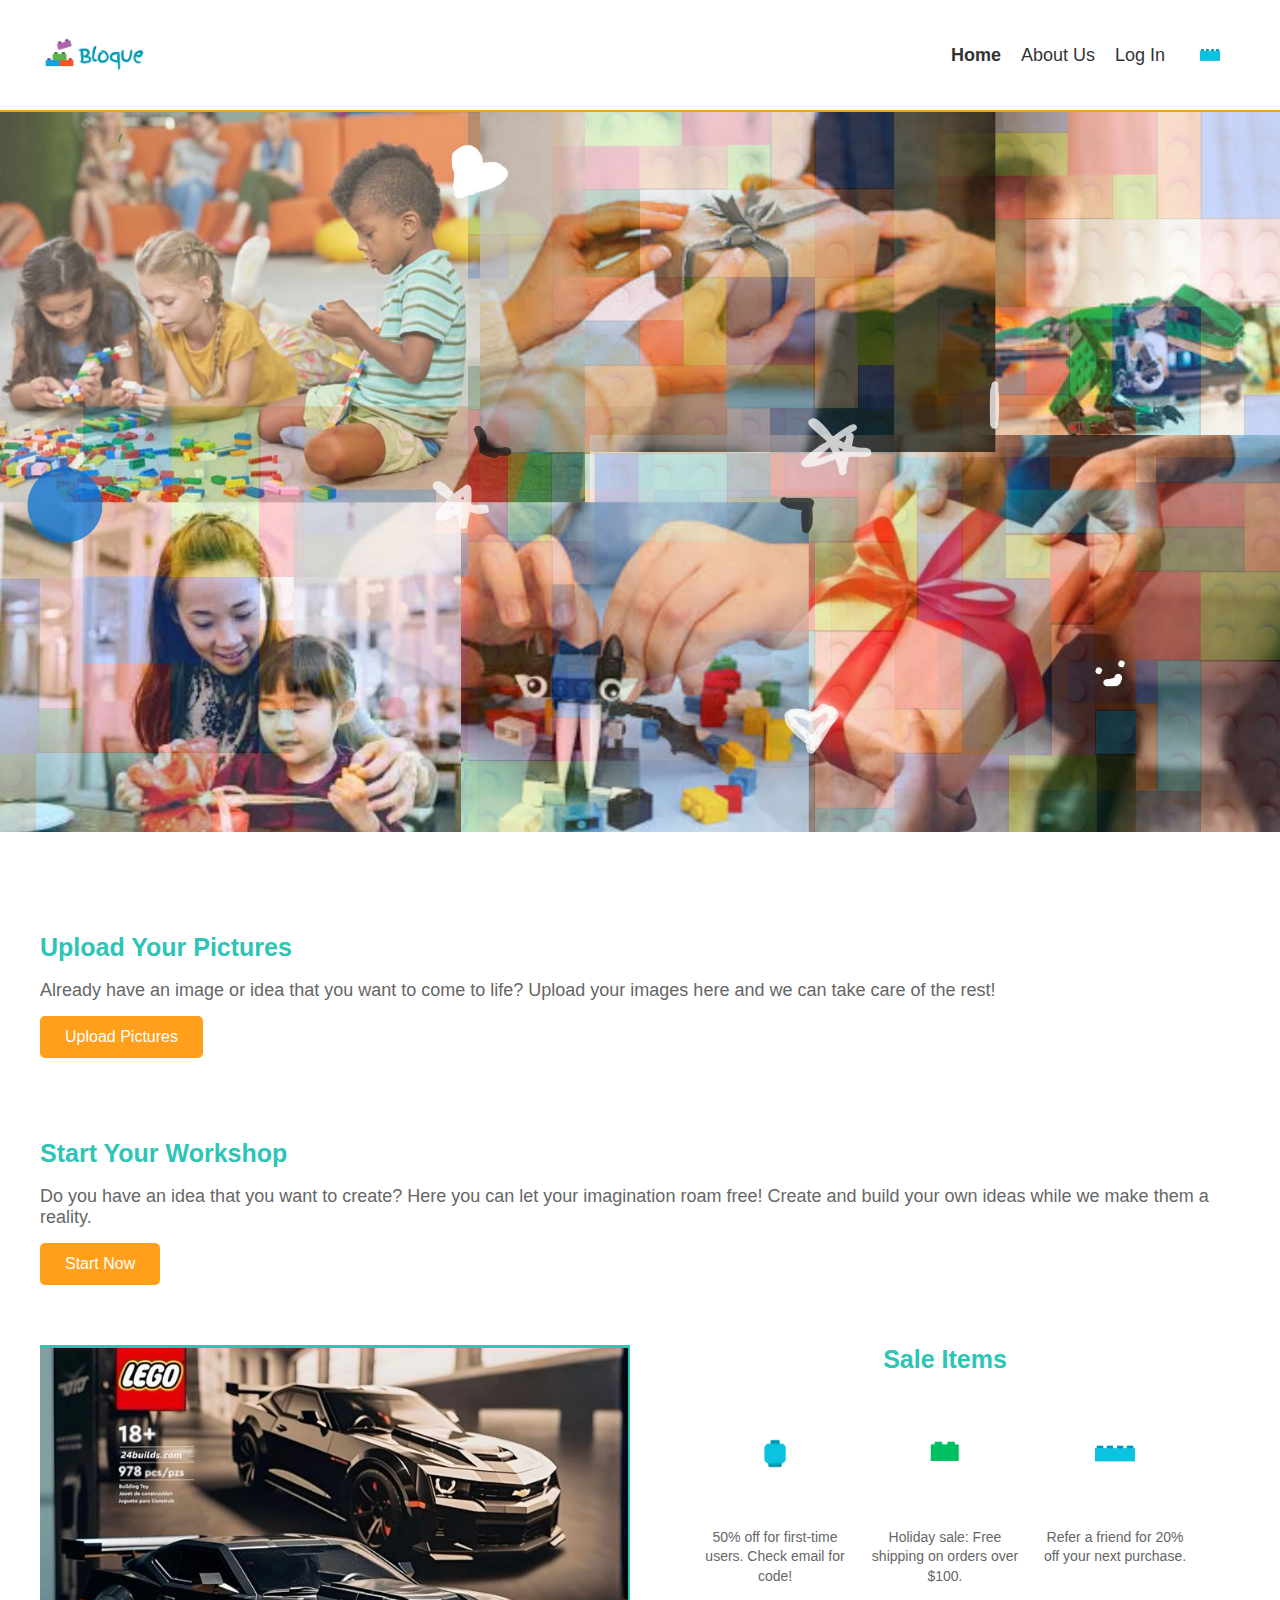
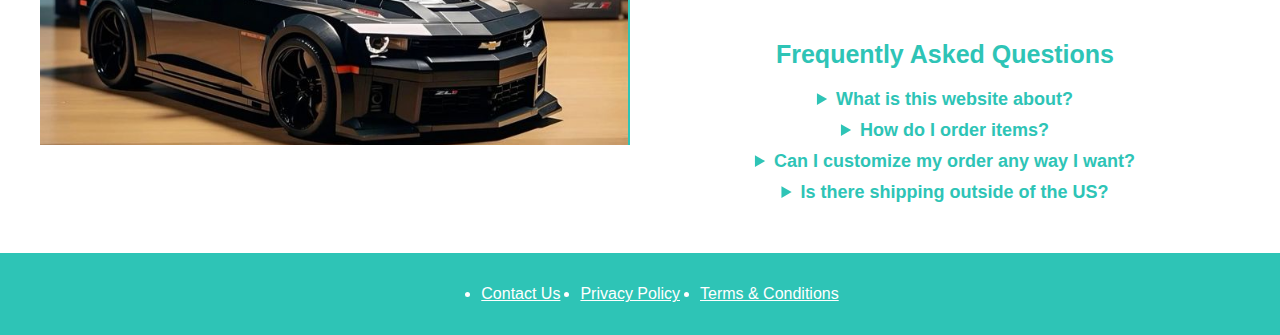
<file: index.html>
<!DOCTYPE html>
<html lang="en">
  <head>
    <meta charset="UTF-8">
    <meta name="viewport" content="width=device-width, initial-scale=1.0">
    <meta http-equiv="X-UA-Compatible" content="ie=edge">
    <title>Check Out</title>
    <link rel="stylesheet" href="screen.css">
  </head>
  <body>
    <header>
      <nav class="navbar">
        <div id="logo">
          <a href="index.html">
            <img src="LOGOOO.png" alt="Logo">
          </a>
        </div>
        <ul class="nav-links">
          <li><a href="index.html" class="active">Home</a></li>
          <li><a href="about.html">About Us</a></li>
          <li><a href="login.html">Log In</a></li>
          <li>
            <a href="orders.html">
              <img src="file(1).png" alt="Order Now" class="order-icon">
            </a>
          </li>
        </ul>
      </nav>
    </header>

    <div class="banner-section">
      <img src="Untitleddesign.jpg" alt="Banner" class="banner-image">
    </div>

    <main>
      <div class="layout-container">
        <section id="uploads">
          <h2>Upload Your Pictures</h2>
          <p>
            Already have an image or idea that you want to come to life? Upload your images here and we can take care of the rest!
          </p>
          <button onclick="location.href='uploads.html'">Upload Pictures</button>
        </section>
    
        <section id="workshop">
          <h2>Start Your Workshop</h2>
          <p>
            Do you have an idea that you want to create? Here you can let your imagination roam free! Create and build your own ideas while we make them a reality.
          </p>
          <button onclick="location.href='workshop.html'">Start Now</button>
        </section>
      </div>
    
      <div class="content-wrapper">
        <div class="slideshow-section">
          <div id="slideshow">
            <img class="slide active" src="2f480fbe63756b74b47384a244e8afd8.jpg" alt="Slide 1">
            <img class="slide" src="3c7f87756f5490cb997e04de86405a7a.jpg" alt="Slide 2">
            <img class="slide" src="6cf0ad3187cd49067c77e82d68b53947.jpg" alt="Slide 3">
            <img class="slide" src="e45c7e22140561254bfefb927dfffa13.jpg" alt="Slide 4">
          </div>
        </div>
    
        <div class="right-align-sections">
          <div class="sale-section">
            <div class="sale-title">Sale Items</div>
            <div class="icon-container">
              <div>
                  <img src="file(2).png" alt="50% Off Icon">
                  <p>50% off for first-time users. Check email for code!</p>
              </div>
              <div>
                  <img src="file(3).png" alt="Holiday Sale Icon">
                  <p>Holiday sale: Free shipping on orders over $100.</p>
              </div>
              <div>
                  <img src="file(1).png" alt="Refer a Friend Icon">
                  <p>Refer a friend for 20% off your next purchase.</p>
              </div>
          </div>
      </div>
    
          <div class="faq-section">
            <h2>Frequently Asked Questions</h2>
            <details>
              <summary>What is this website about?</summary>
              <p>This website allows you to create custom Lego sets! </p>
            </details>
            <details>
              <summary>How do I order items?</summary>
              <p>Make or upload your idea and pick what kind of set you want!</p>
            </details>
            <details>
              <summary>Can I customize my order any way I want?</summary>
              <p> Yes you can, all designs go under an approval process letting you know if certain desings are allowed or not</p>
            </details>
            <details>
              <summary>Is there shipping outside of the US?</summary>
              <p> Sadly there is not.. YET we are looking to expand across North and South America and Eventually Internationally!</p>
            </details>
          </div>
        </div>
      </div>
    </main>
    

      <footer>
        <ul>
          <li><a href="contact.html">Contact Us</a></li>
          <li><a href="privacy-policy.html">Privacy Policy</a></li>
          <li><a href="terms.html">Terms & Conditions</a></li>
        </ul>
      </footer>

    <script src="index.js"></script>
  </body>
</html>
</file>
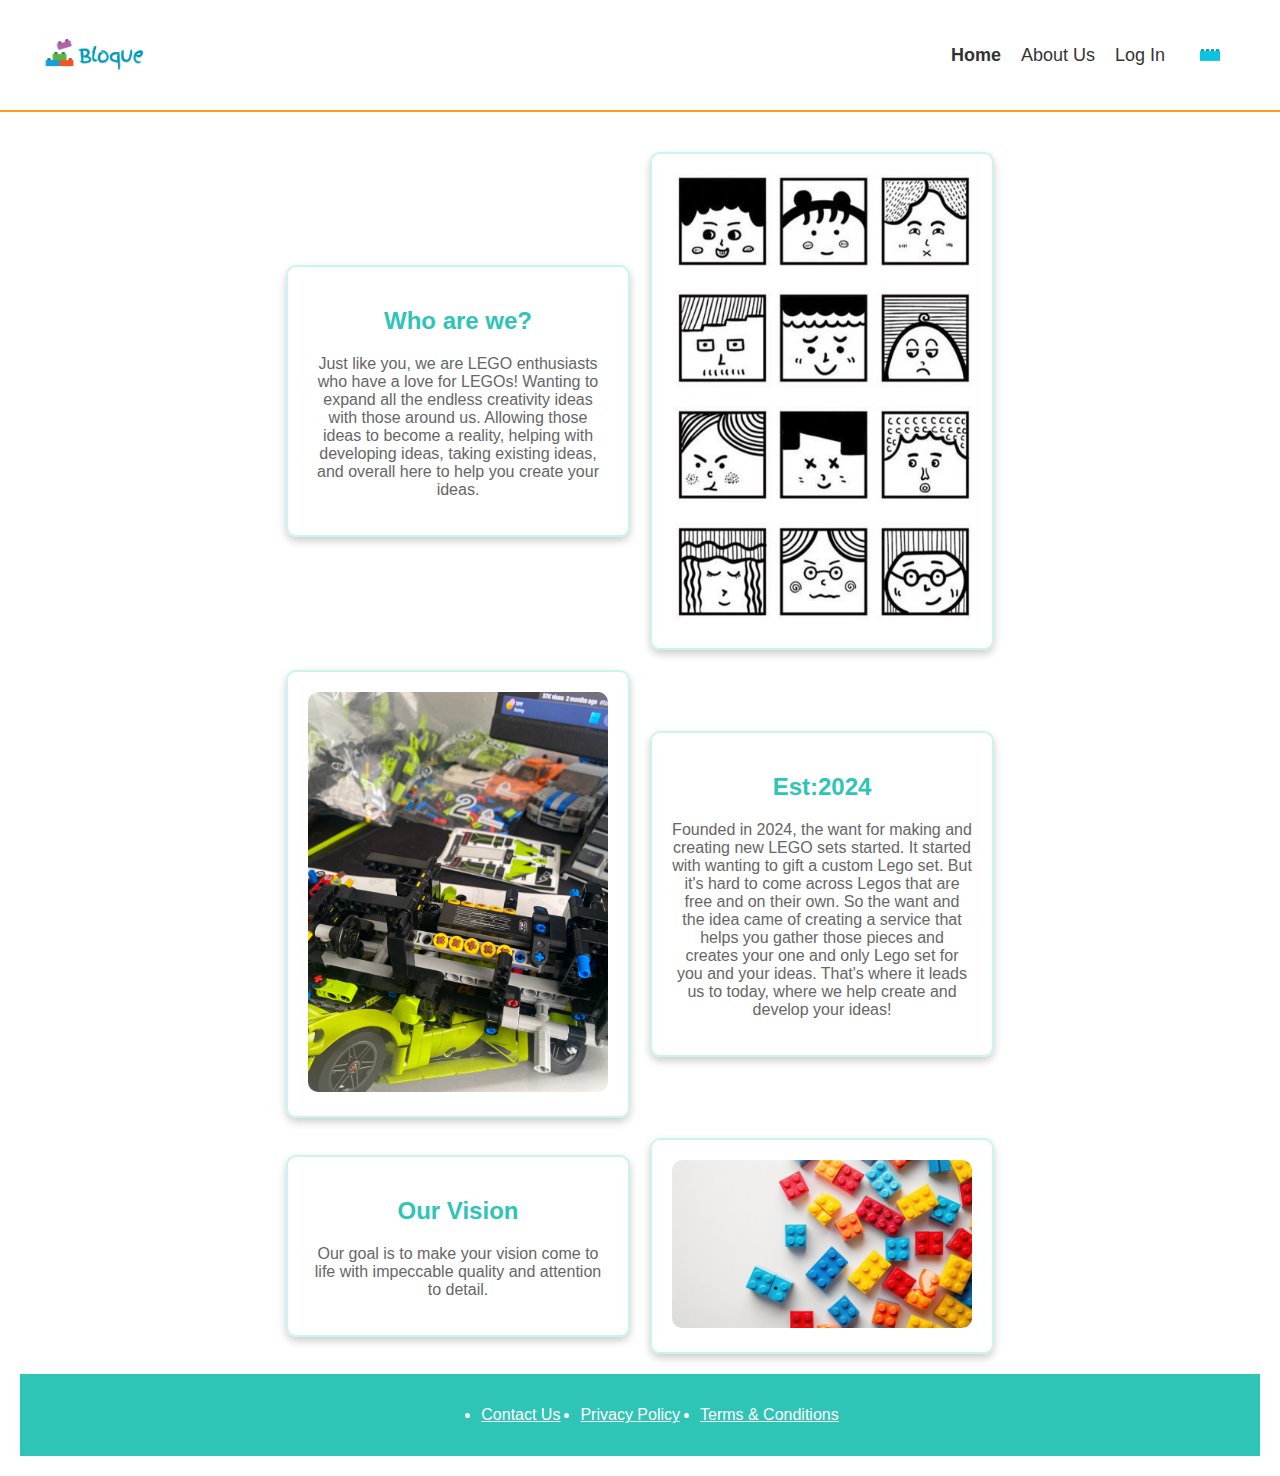
<file: about.html>
<!DOCTYPE html>
<html lang="en">
  <head>
    <meta charset="UTF-8">
    <meta name="viewport" content="width=device-width, initial-scale=1.0">
    <meta http-equiv="X-UA-Compatible" content="ie=edge">
    <title>About Us!</title>
    <link rel="stylesheet" href="screen.css">
  </head>
  <body>
    
    <header>
      <nav class="navbar"> 
        <div id="logo">
          <a href="index.html">
            <img src="LOGOOO.png" alt="Logo">
          </a>
        </div>
        <ul class="nav-links">
          <li><a href="index.html" class="active">Home</a></li>
          <li><a href="about.html">About Us</a></li>
          <li><a href="login.html">Log In</a></li>
          <li>
            <a href="orders.html">
              <img src="file(1).png" alt="Order Now" class="order-icon">
            </a>
          </li> 
        </ul>
      </nav>
    </header>
    
    <main>
      <section id="about-content">
        <div class="about-block">
          <div class="about-box">
              <h2>Who are we?</h2>
              <p>
                Just like you, we are LEGO enthusiasts who have a love for LEGOs! Wanting to expand all the endless creativity ideas with those around us. Allowing those ideas to become a reality, helping with developing ideas, taking existing ideas, and overall here to help you create your ideas.
              </p>
            </div>
            <div class="box-image ">
              <img src="4364e950fa7e540ad58f3ccb6d1c6b13.jpg" alt="Our Team">
            </div>
          </div>

          <div class="about-block">
            <div class="box-image ">
              <img src="IMG_2090.JPEG" alt="Our Workspace">
            </div>
            <div class="about-box">
              <h2>Est:2024</h2>
              <p>
                Founded in 2024, the want for making and creating new LEGO sets started. It started with wanting to gift a custom Lego set. But it's hard to come across Legos that are free and on their own. So the want and the idea came of creating a service that helps you gather those pieces and creates your one and only Lego set for you and your ideas. That's where it leads us to today, where we help create and develop your ideas!
              </p>
            </div>
          </div>

          <div class="about-block">
            <div class="about-box">
              <h2>Our Vision</h2>
              <p>
                Our goal is to make your vision come to life with impeccable quality and attention to detail.
              </p>
            </div>
            <div class="box-image ">
              <img src="814372617_qXFYXqkSyQxn4fGme9PcD9BTc0EZafVu.jpg" alt="Our vision">
            </div>
          </div>

      </section>

    <footer>
      <ul>
        <li><a href="contact.html">Contact Us</a></li>
        <li><a href="privacy-policy.html">Privacy Policy</a></li>
        <li><a href="terms.html">Terms & Conditions</a></li>
      </ul>
    </footer>
    
    <script src="index.js"></script>
  </body>
</html>
</file>
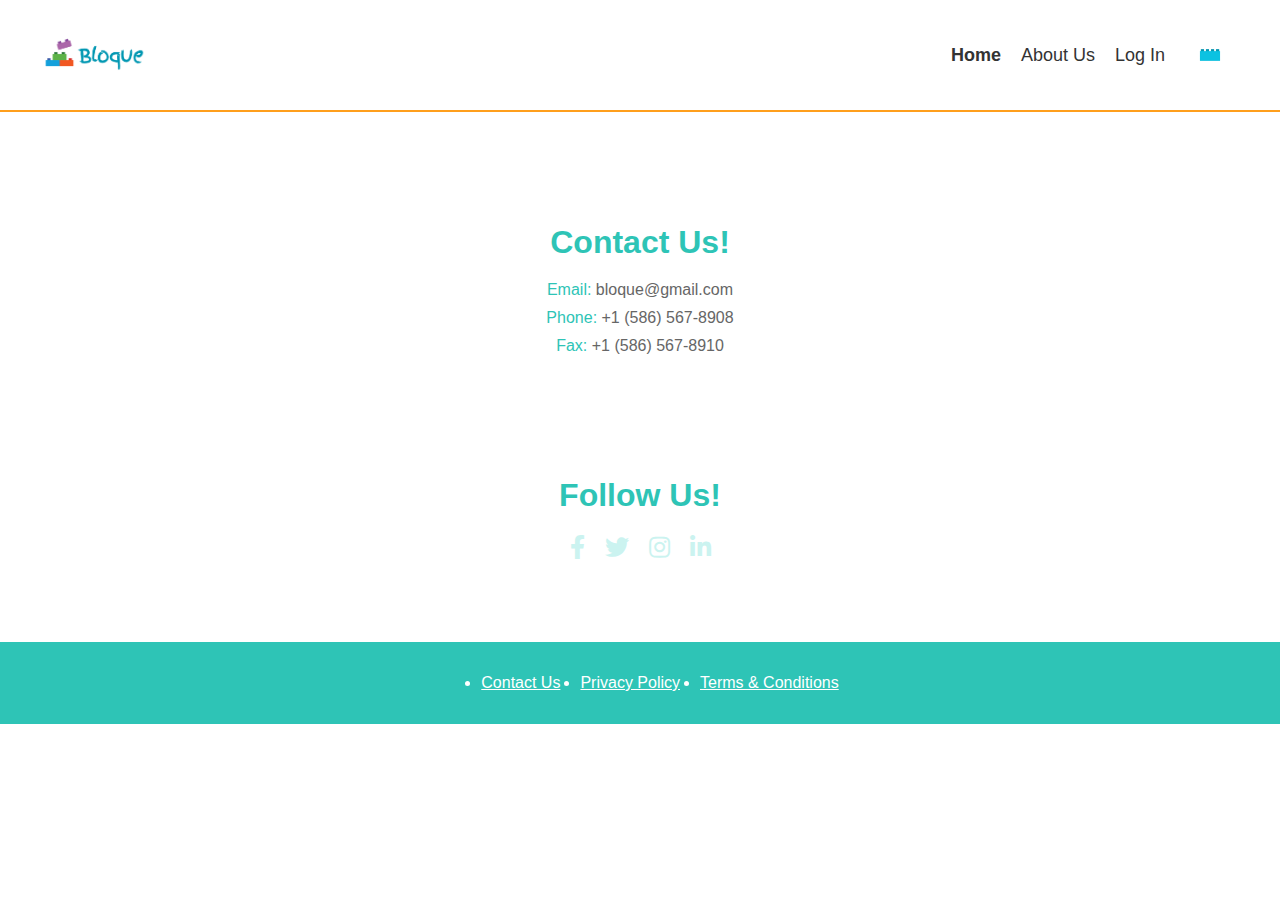
<file: contact.html>
<!DOCTYPE html>
<html lang="en">
  <head>
    <meta charset="UTF-8">
    <meta name="viewport" content="width=device-width, initial-scale=1.0">
    <meta http-equiv="X-UA-Compatible" content="ie=edge">
    <title>Contact Us</title>
    <link rel="stylesheet" href="screen.css">
    <link href="https://cdnjs.cloudflare.com/ajax/libs/font-awesome/5.15.4/css/all.min.css" rel="stylesheet">
  </head>
  <body>
    <header>
      <nav class="navbar">
        <div id="logo">
          <a href="index.html">
            <img src="LOGOOO.png" alt="Logo">
          </a>
        </div>
        <ul class="nav-links">
          <li><a href="index.html" class="active">Home</a></li>
          <li><a href="about.html">About Us</a></li>
          <li><a href="login.html">Log In</a></li>
          <li>
            <a href="orders.html">
              <img src="file(1).png" alt="Order Now" class="order-icon">
            </a>
          </li>
        </ul>
      </nav>
    </header>
    <main>
      <section id="contact-info">
        <h3>Contact Us!</h3>
        <div class="contact-items">
          <span>Email: <a href="mailto:bloque@gmail.com">bloque@gmail.com</a></span>
          <span>Phone: <a href="tel:+1586567890">+1 (586) 567-8908</a></span>
          <span>Fax: <a href="tel:+1586567890">+1 (586) 567-8910</a></span>
        </div>
      </section>

      <section id="social-media">
        <h3>Follow Us!</h3>
        <div class="social-icons">
          <a href="https://facebook.com" target="_blank" class="social-link"><i class="fab fa-facebook-f"></i></a>
          <a href="https://twitter.com" target="_blank" class="social-link"><i class="fab fa-twitter"></i></a>
          <a href="https://instagram.com" target="_blank" class="social-link"><i class="fab fa-instagram"></i></a>
          <a href="https://linkedin.com" target="_blank" class="social-link"><i class="fab fa-linkedin-in"></i></a>
        </div>
      </section>
    </main>

    <footer>
      <ul>
        <li><a href="contact.html">Contact Us</a></li>
        <li><a href="privacy-policy.html">Privacy Policy</a></li>
        <li><a href="terms.html">Terms & Conditions</a></li>
      </ul>
    </footer>
        
    <script src="index.js"></script>
  </body>
</html>
</file>
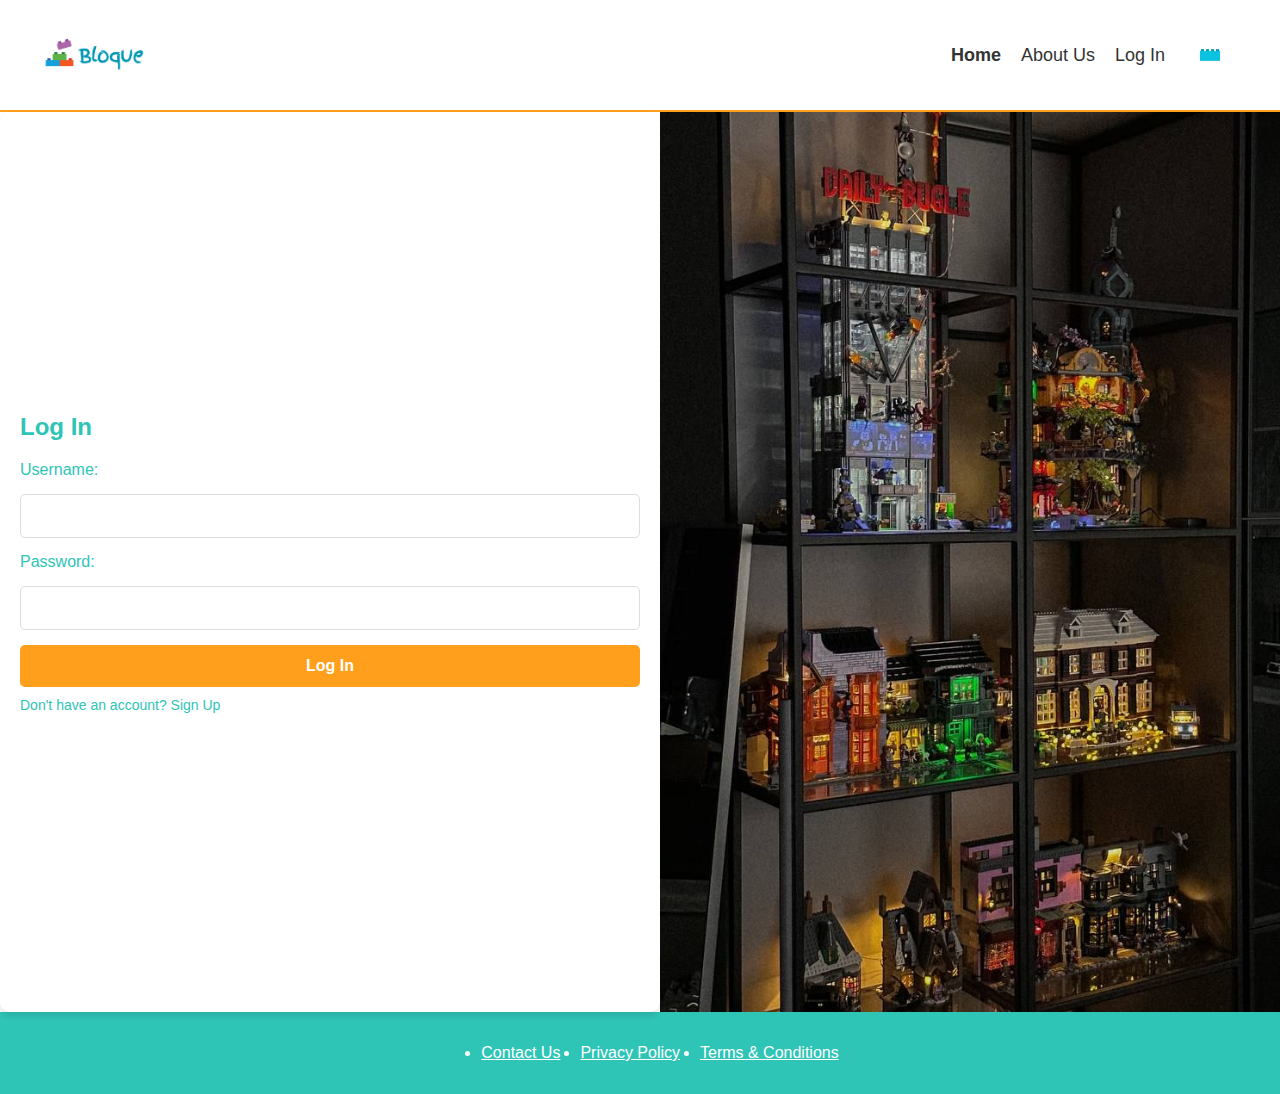
<file: login.html>
<!DOCTYPE html>
<html lang="en">
  <head>
    <meta charset="UTF-8">
    <meta name="viewport" content="width=device-width, initial-scale=1.0">
    <meta http-equiv="X-UA-Compatible" content="ie=edge">
    <title>Log In</title>
    <link rel="stylesheet" href="screen.css">
  </head>
  <body>
    
    <header>
      <nav class="navbar"> 
        <div id="logo">
          <a href="index.html">
            <img src="LOGOOO.png" alt="Logo">
          </a>
        </div>
        <ul class="nav-links">
          <li><a href="index.html" class="active">Home</a></li>
          <li><a href="about.html">About Us</a></li>
          <li><a href="login.html">Log In</a></li>
          <li>
            <a href="orders.html">
              <img src="file(1).png" alt="Order Now" class="order-icon">
            </a>
          </li> 
        </ul>
      </nav>
    </header>

    <div class="container">
      <div class="login-box">
        <h1>Log In</h1>
        <form action="orders.html" method="get">
          <label for="username">Username:</label>
          <input type="text" id="username" name="username" required>
    
          <label for="password">Password:</label>
          <input type="password" id="password" name="password" required>
    
          <button type="submit">Log In</button>
        </form>
        <p>Don't have an account? <a href="signup.html">Sign Up</a></p>
      </div>
    
   
      <div class="image-box">
        <img src="9e283c29711e11845e8a6ac8c7491598.jpg" alt="login">
      </div>
    </div>
    

    <footer>
      <ul>
        <li><a href="contact.html">Contact Us</a></li>
        <li><a href="privacy-policy.html">Privacy Policy</a></li>
        <li><a href="terms.html">Terms & Conditions</a></li>
      </ul>
    </footer>
    
    <script src="index.js"></script>
  </body>
</html>
</file>
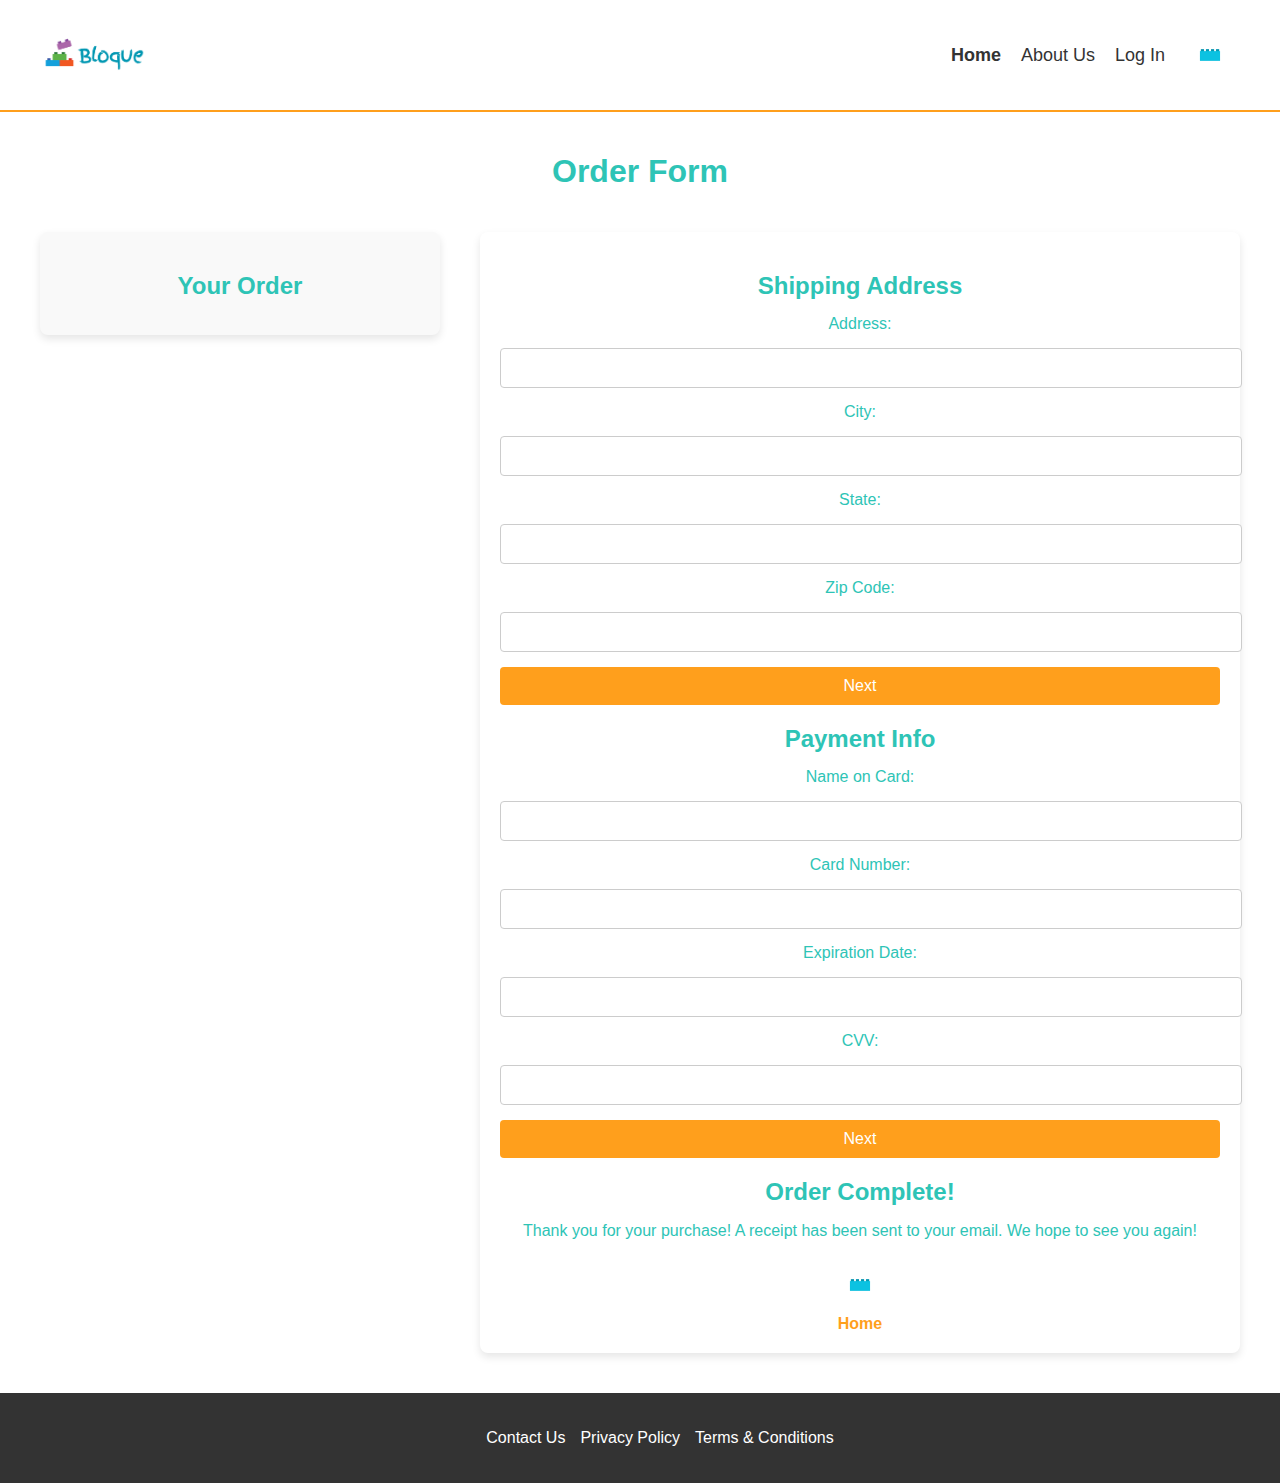
<file: orders.html>
<!DOCTYPE html>
<html lang="en">
  <head>
    <meta charset="UTF-8">
    <meta name="viewport" content="width=device-width, initial-scale=1.0">
    <meta http-equiv="X-UA-Compatible" content="ie=edge">
    <title>Check Out</title>
    <link rel="stylesheet" href="screens.css">
  </head>
  <body>
    
    <header>
        <nav class="navbar">
            <div id="logo">
            <a href="index.html">
                <img src="LOGOOO.png" alt="Logo">
            </a>
            </div>
            <ul class="nav-links">
            <li><a href="index.html" class="active">Home</a></li>
            <li><a href="about.html">About Us</a></li>
            <li><a href="login.html">Log In</a></li>
            <li>
                <a href="orders.html">
                <img src="file(1).png" alt="Order Now" class="order-icon">
                </a>
            </li>
            </ul>
        </nav>
    </header>

    <main>
        <h1>Order Form</h1>

        <div class="order-container">
            <div class="order-summary">
                <h2>Your Order</h2>
        
            </div>

            <div class="multi-form">
                <div class="form-step" id="step1">
                    <h2>Shipping Address</h2>
                    <form id="shipping-form">
                        <label for="address">Address:</label>
                        <input type="text" id="address" name="address" required> 
                        <label for="city">City:</label>
                        <input type="text" id="city" name="city" required> 
                        <label for="state">State:</label>
                        <input type="text" id="state" name="state" required> 
                        <label for="zip">Zip Code:</label>
                        <input type="text" id="zip" name="zip" required> 
                        <button type="button" onclick="goToStep(2)">Next</button>
                    </form>
                </div>
                <div class="form-step" id="step2">
                    <h2>Payment Info</h2>
                    <form id="payment-form">
                        <label for="card-name">Name on Card:</label>
                        <input type="text" id="card-name" name="card-name" required> 
                        <label for="card-number">Card Number:</label>
                        <input type="text" id="card-number" name="card-number" required> 
                        <label for="expiration">Expiration Date:</label>
                        <input type="text" id="expiration" name="expiration" required> 
                        <label for="cvv">CVV:</label>
                        <input type="text" id="cvv" name="cvv" required> 
                        <button type="button" onclick="goToStep(3)">Next</button>
                    </form>
                </div>
                <div class="form-step hidden" id="step3">
                    <h2>Order Complete!</h2>
                    <p>Thank you for your purchase! A receipt has been sent to your email. We hope to see you again!</p>
                    <a href="index.html" class="home-button">
                      <img src="file(1).png" alt="Back to Home" class="home-icon">
                      <span class="home-text">Home</span>
                    </a>
                </div>
            </div>
        </main>

    <footer>
        <ul>
            <li><a href="contact.html">Contact Us</a></li>
            <li><a href="privacy-policy.html">Privacy Policy</a></li>
            <li><a href="terms.html">Terms & Conditions</a></li>
        </ul>
    </footer>

        <script src="index.js"></script>
    </body>  
</html>
</file>
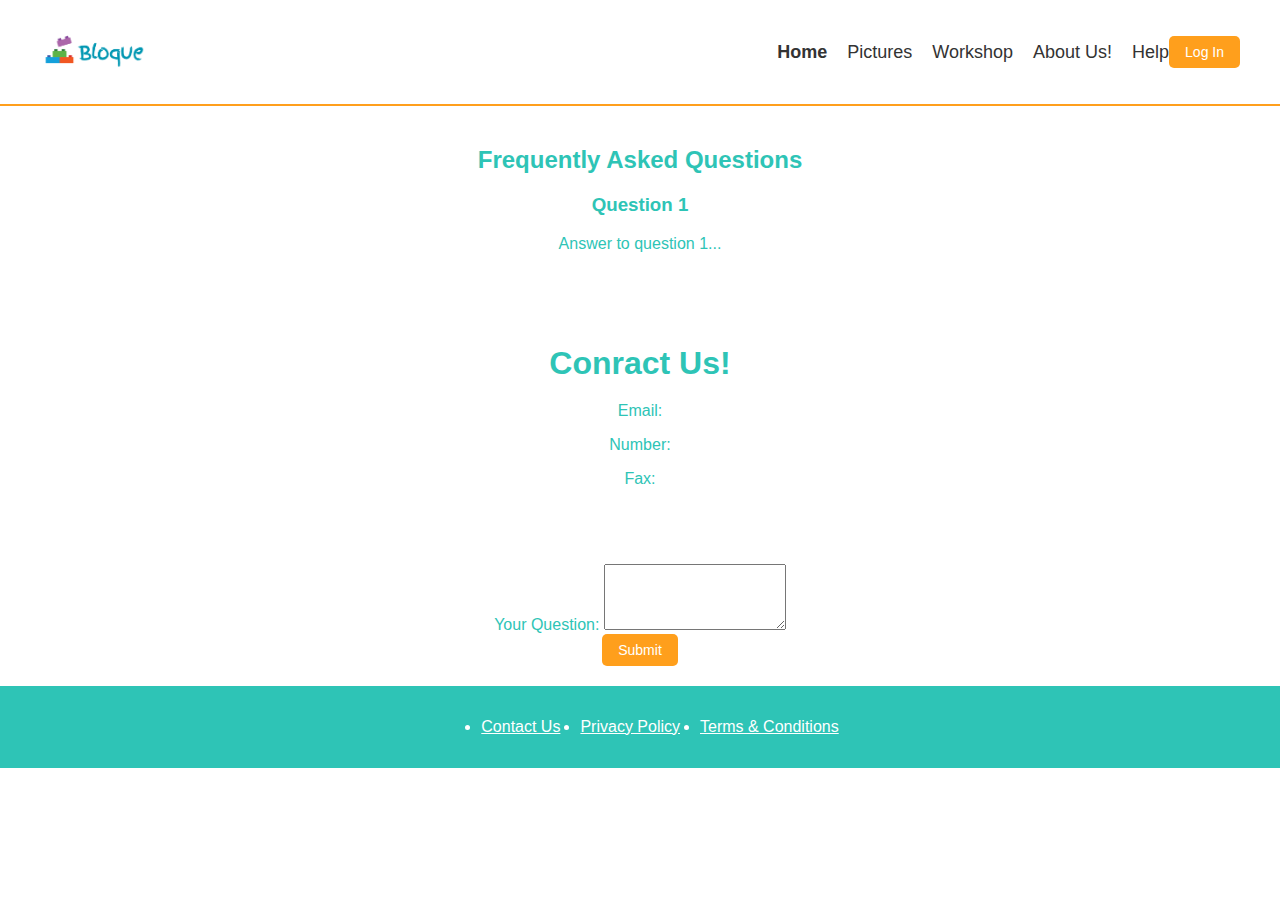
<file: questions.html>
<!DOCTYPE html>
<html lang="en">
  <head>
    <meta charset="UTF-8">
    <meta name="viewport" content="width=device-width, initial-scale=1.0">
    <meta http-equiv="X-UA-Compatible" content="ie=edge">
    <title>Frequently Asked!</title>
    <link rel="stylesheet" href="screen.css">
  </head>
  <body>
    <header>
        <nav class="navbar"> 
          <div id='logo'>
            <a href=""index.html>
              <img src="LOGOOO.png" alt="Logo">
            </a>
          </div>
          <ul class="nav-links">
            <li><a href="index.html" class="active">Home</a></li>
            <li><a href="uploads.html">Pictures</a></li>
            <li><a href="workshop.html">Workshop</a></li>
            <li><a href="about.html">About Us!</a></li>
            <li><a href="questions.html">Help</a></li>
          </ul>
          <div>
            <a href="login.html">
              <button type="button">Log In</button>
            </a>
          </div>
        </nav>
      </header>
        <main>
            <section id="about-desc">
            <h2>Frequently Asked Questions</h2>
            <div>
                <h3>Question 1</h3>
                <p>Answer to question 1...</p>
            </div>
            </section>

            <section id="contact-info">
            <h3>Conract Us!</h3>
            <p>Email: </p>
            <p>Number:</p>
            <p>Fax: </p>
            </section>
            <section id="ask-now">
            <label for="question">Your Question:</label>
            <textarea id="question" name="question" rows="4" required></textarea>
            <form action="submit_question.php" method="post">
                
                <button type="submit">Submit</button>
            </form>
            </section>
        </main>
        <footer>
          <ul>
            <li><a href="contact.html">Contact Us</a></li>
            <li><a href="privacy-policy.html">Privacy Policy</a></li>
            <li><a href="terms.html">Terms & Conditions</a></li>
          </ul>
        </footer>
        
    <script src="index.js"></script>
  </body>
</html>
</file>
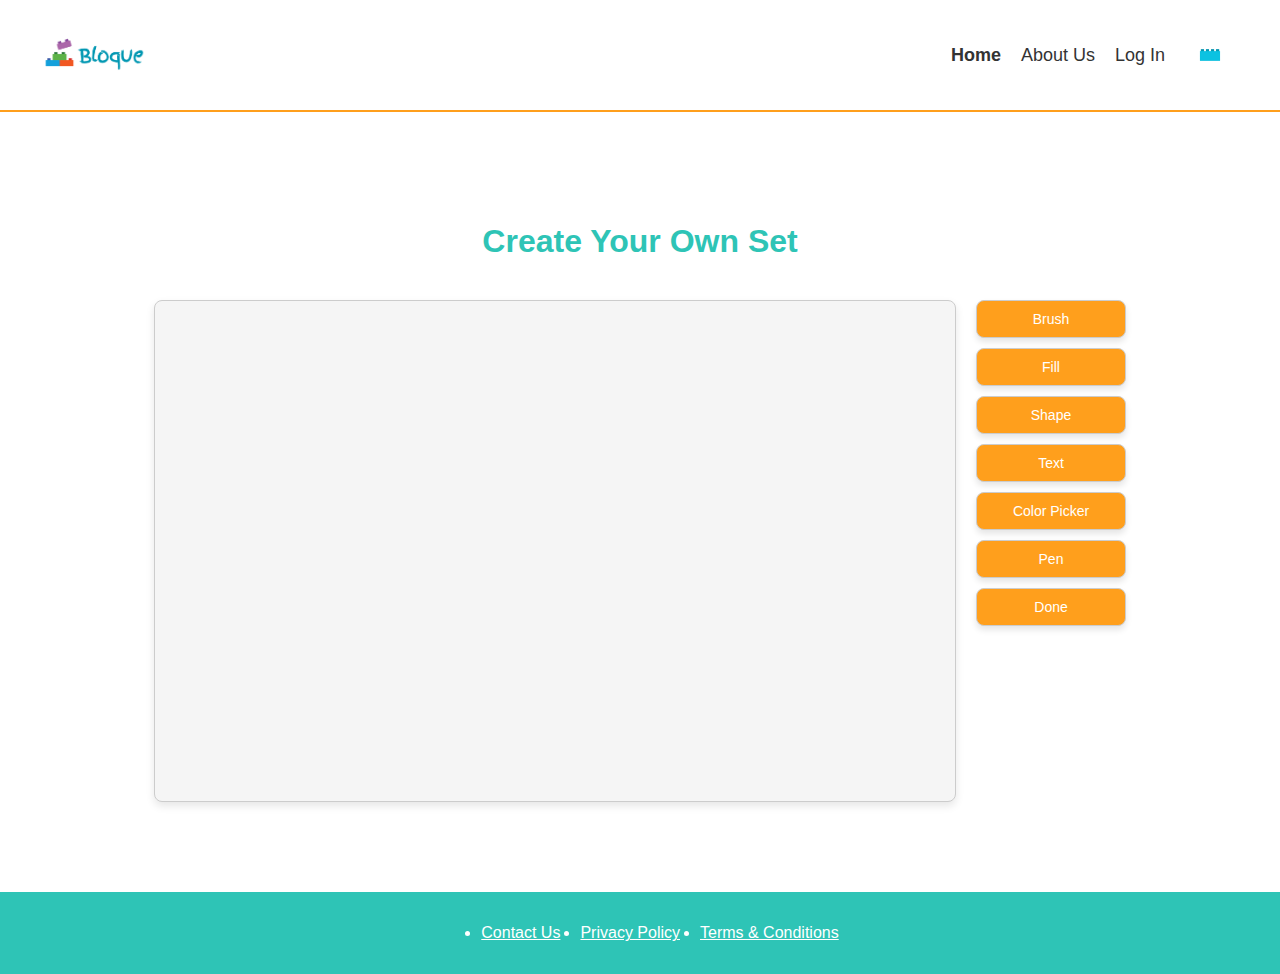
<file: workshop.html>
<!DOCTYPE html>
<html lang="en">
  <head>
    <meta charset="UTF-8">
    <meta name="viewport" content="width=device-width, initial-scale=1.0">
    <meta http-equiv="X-UA-Compatible" content="ie=edge">
    <title>Workshop!</title>
    <link rel="stylesheet" href="works.css">
  </head>
  <body>
    
    <header>
      <nav class="navbar"> 
        <div id="logo">
          <a href="index.html">
            <img src="LOGOOO.png" alt="Logo">
          </a>
        </div>
        <ul class="nav-links">
          <li><a href="index.html" class="active">Home</a></li>
          <li><a href="about.html">About Us</a></li>
          <li><a href="login.html">Log In</a></li>
          <li>
            <a href="orders.html">
              <img src="file(1).png" alt="Order Now" class="order-icon">
            </a>
          </li> 
        </ul>
      </nav>
    </header>

    <main>
      <div class="workspace-container">
        <h1>Create Your Own Set</h1>
        <div id="workspace">
          <div id="design-area">
            
          </div>
          <div class="tools">
            <button>Brush</button>
            <button>Fill</button>
            <button>Shape</button>
            <button>Text</button>
            <button>Color Picker</button>
            <button>Pen</button>
            <button>Done</button>
          </div>
      </div>
    </main>

    <div id="order-modal" class="modal" hidden>
      <div class="modal-content">
        <button id="close-modal" class="close-button">X</button>
        <p>Do you want to save or finish your design?</p>
        <button id="save-design">Save Design</button>
        <button id="finish-design">Finish Design</button>
      </div>
    </div>

      <footer>
        <ul>
          <li><a href="contact.html">Contact Us</a></li>
          <li><a href="privacy-policy.html">Privacy Policy</a></li>
          <li><a href="terms.html">Terms & Conditions</a></li>
        </ul>
      </footer>      
    <script src="index.js"></script>
  </body>
</html>
</file>
<file: screen.css>
body, html {
    margin: 0;
    padding: 0;
    font-family: Arial, sans-serif;
    background-color:#FFFFFF;
    color: #2EC4B6;
}

main {
    flex: 1;
    padding: 20px;
    text-align: center;
  }

header {
    background-color: white;
    color: #2EC4B6;
    padding: 20px;
    border-bottom: 2px solid #FF9F1C; 
}

#logo img {
    max-width: 100%;
    height: 40px;
    object-fit: contain;
}

.navbar {
    display: flex;
    justify-content: space-between;
    align-items: center;
    padding: 10px 20px;
}

.nav-links {
    list-style: none;
    display: flex;
    gap: 20px;
    padding: 0;
    margin: 0;
    align-items: center;
    justify-content: flex-end;
    flex-grow: 1;
    color: #2EC4B6;
}

.nav-links a {
    color: #333;
    text-decoration: none;
    font-size: 18px;
    padding: 0;
    display: flex;
    align-items: center;
    line-height: 1;
}

.nav-links a img {
    width: 50px;
    height: 50px;
    margin-right: 5px;
    vertical-align: middle;
}

.nav-links a.active {
    font-weight: bold;
}
.nav-links a:hover {
    color: #FF9F1C;
  }

button {
    padding: 8px 16px;
    font-size: 14px;
    cursor: pointer;
    border: none;
    border-radius: 5px;
    background-color: #FF9F1C; 
    color: #FFFFFF;
}

button:hover {
    opacity: 0.8;
}

.banner-section {
    width: 100%;
    text-align: center;
    margin-bottom: 20px;
}

.banner-image {
    width: 100%;
    height: auto;
    display: block;
}

.layout-container {
    display: flex;
    flex-direction: column;
    gap: 20px;
    padding: 20px;
}

#uploads, #workshop {
    text-align: left;
    padding: 0;
    margin: 20px 0;
    display: inline-block;
}

#uploads h2, #workshop h2 {
    font-size: 25px;
    color: #2EC4B6;
    margin-bottom: 10px;
}

#uploads p, #workshop p {
    font-size: 18px;
    color: #666;
    margin-bottom: 15px;
}

#uploads button, #workshop button {
    padding: 12px 25px;
    background-color: #FF9F1C;
    color: #fff;
    border: none;
    cursor: pointer;
    font-size: 16px;
    transition: background-color 0.3s ease;
}

#uploads button:hover, #workshop button:hover {
    background-color: #CBF3F0;
}

.content-wrapper {
    display: flex;
    align-items: stretch;
    justify-content:flex-start; 
    gap: 20px; 
    padding: 20px;
    box-sizing: border-box;
}

.slideshow-section {
    flex: 2; 
    max-width: 600px; 
    height: 400px; 
    background-color: #CBF3F0; 
    position: relative;
    overflow: hidden;
}

#slideshow img {
    width: 100%; 
    height: 100%; 
    object-fit: cover; 
    position: absolute;
    opacity: 0;
    border: 3px solid #2EC4B6;
    margin-left: -300px; 
    transition: opacity 1s ease-in-out; 
}

#slideshow img.active {
    opacity: 1; 
}

.right-align-sections {
    flex: 2; 
    display: flex;
    flex-direction: column;
    gap: 20px; 
    height: auto; 
}

.sale-section {
    display: flex;
    flex-direction: column; 
    align-items: center; 
    text-align: center; 
    margin-bottom: 20px; 
    background-color: #fff;
  
}

.sale-title {
    margin-bottom: 10px; 
    font-weight: bold;
    font-size: 25px;
}
  
.icon-container {
    display: flex; 
    flex-wrap: wrap; 
    justify-content: center; 
    gap: 20px; 
    margin-top: 20px;
    text-align: center;
}

.icon-container div {
    display: flex;
    flex-direction: column; 
    align-items: center; 
    max-width: 150px; 
}

.icon-container img {
    width: 100px; 
    height: 100px;
    object-fit: contain;
    margin-bottom: 10px; 
}

.icon-container img:hover {
    transform: scale(1.1);
    border-color: #CBF3F0;
}

.icon-container p {
    font-size: 14px; 
    line-height: 1.4; 
    color: #666  ;
}


.faq-section {
    text-align: center; 
    margin: 0; 
    padding: 0;
}

.faq-section h2{
    font-size: 25px;
    margin-bottom: 20px;
    margin-top: 0;
}

.faq-section p{
    font-size: 15px;
    color: #666;
}

.faq-section details {
    margin-bottom: 10px; 
}

.faq-section summary {
    font-weight: bold;
    cursor: pointer;
    font-size: 18px;
    color: #2EC4B6;

}

.faq-section summary:hover {
    color: #FF9F1C;
}

footer { 
    background-color: #2EC4B6 ;
    color: white;
    padding: 1rem 0;
  }
  
  footer ul {
    display: flex;
    justify-content: center;
    gap: 20px;
  }
  
  footer a {
    color: white;
    font-size: 16px;
  }
  
  footer a:hover {
    text-decoration: underline;
  }

/* css for log in! */
.container {
    display: flex;
    width: 100vw;
    height: 100vh;
    margin: 0;
    padding: 0;

}


.login-box {
    flex: 1;
    display: flex;
    flex-direction: column;
    justify-content: center;
    padding: 20px;
    background-color: #fff;
    border-radius: 10px;
    box-shadow: 0 4px 6px rgba(0, 0, 0, 0.1);
}

.login-box h1 {
    margin-bottom: 20px;
    font-size: 24px;
    text-align: left;
}

.login-box form {
    display: flex;
    flex-direction: column;
    gap: 15px;
}


.login-box input {
    padding: 12px;
    border: 1px solid #ddd;
    border-radius: 5px;
    font-size: 16px;
}

.login-box button {
    padding: 12px;
    background-color: #FF9F1C;
    color: #fff;
    border: none;
    border-radius: 5px;
    cursor: pointer;
    font-size: 16px;
    font-weight: bold;
}

.login-box button:hover {
    background-color: #CBF3F0 ;
}


.login-box p {
    margin-top: 10px;
    font-size: 14px;
}

.login-box a {
    color: #2EC4B6;
    text-decoration: none;
}

.login-box a:hover {
    text-decoration: underline;
}


.image-box {
    flex: 1;
    height: 100vh; 
    display: flex;
    justify-content: center;
    align-items: center;
    padding: 0;
    margin: 0;
    overflow: hidden; 
}

.image-box img {
    width: 100%; 
    height: 100%; 
    object-fit: cover; 
    border: none;
    border-radius: 0; 
}

/* css for about us! */
#about-content {
    display: flex;
    flex-direction: column;
    gap: 20px;
    padding: 20px;
  }
  
  .about-block {
    display: flex;
    justify-content: center;
    align-items: center;
    gap: 20px;
    flex-wrap: wrap; 
  }
  
  
  .about-box, .box-image {
    border: 2px solid #CBF3F0; 
    padding: 20px;
    box-shadow: 0 4px 8px rgba(0, 0, 0, 0.2);
    border-radius: 10px; 
    width: 300px; 
    text-align: center; 
  }
  
  .about-box p{
    color: #666;
  }

  .box-image  img {
    width: 100%; 
    height: auto;
    border-radius: 10px;
  }
  
  
  @media (max-width: 768px) {
    .about-box, .image-box {
      width: 100%; 
    }
  }




  #contact-info {
  text-align: center;
  margin: 40px auto;
  padding: 20px;
  max-width: 800px;
}

#contact-info h3 {
  font-size: 2rem;
  margin-bottom: 20px;
}

.contact-items span {
  display: block;
  font-size: 1rem;
  margin: 10px 0;
}

.contact-items a {
  color: #666;
  text-decoration: none;
}

.contact-items a:hover {
  text-decoration: underline;
}

#social-media {
  text-align: center;
  margin: 40px auto;
  padding: 20px;
}

#social-media h3 {
  font-size: 2rem;
  margin-bottom: 20px;
}

.social-icons {
  display: flex;
  justify-content: center;
  gap: 20px;
}

.social-link {
  font-size: 1.5rem;
  color: #CBF3F0;
  text-decoration: none;
  transition: transform 0.3s ease, color 0.3s ease;
}

.social-link:hover {
  color: #333;
  transform: scale(1.2);
}
</file>
<file: screens.css>
body, html {
    margin: 0;
    padding: 0;
    font-family: Arial, sans-serif;
    background-color:#FFFFFF;
    color: #2EC4B6;
}

main {
    flex: 1;
    padding: 20px;
    text-align: center;
  }

header {
    background-color: white;
    color: #2EC4B6;
    padding: 20px;
    border-bottom: 2px solid #FF9F1C; 
}

#logo img {
    max-width: 100%;
    height: 40px;
    object-fit: contain;
}

.navbar {
    display: flex;
    justify-content: space-between;
    align-items: center;
    padding: 10px 20px;
}

.nav-links {
    list-style: none;
    display: flex;
    gap: 20px;
    padding: 0;
    margin: 0;
    align-items: center;
    justify-content: flex-end;
    flex-grow: 1;
    color: #2EC4B6;
}

.nav-links a {
    color: #333;
    text-decoration: none;
    font-size: 18px;
    padding: 0;
    display: flex;
    align-items: center;
    line-height: 1;
}

.nav-links a img {
    width: 50px;
    height: 50px;
    margin-right: 5px;
    vertical-align: middle;
}

.nav-links a.active {
    font-weight: bold;
}
.nav-links a:hover {
    color: #FF9F1C;
  }

button {
    padding: 8px 16px;
    font-size: 14px;
    cursor: pointer;
    border: none;
    border-radius: 5px;
    background-color: #FF9F1C; 
    color: #FFFFFF;
}

button:hover {
    opacity: 0.8;
    color: #CBF3F0;
}

  
  .page-title {
    text-align: center;
    margin: 20px 0;
    font-size: 2rem;
    color: #333;
  }
  

.order-container {
    display: flex;
    justify-content: space-between; 
    align-items: flex-start; 
    gap: 40px; 
    padding: 20px;
    max-width: 1200px;
    margin: auto;
  }
  
  .order-summary {
    flex: 1; 
    background-color: #f9f9f9;
    padding: 20px;
    border-radius: 8px;
    box-shadow: 0 4px 8px rgba(0, 0, 0, 0.1);
    max-width: 400px; 
  }
  
  .order-summary h2 {
    margin-bottom: 15px;
    font-size: 1.5rem;
  }
  
  #order-list {
    list-style: none;
    padding: 0;
    margin: 0;
  }
  
  #order-list li {
    margin-bottom: 10px;
    font-size: 1rem;
  }
  
  .order-total {
    margin-top: 15px;
    font-size: 1.2rem;
    font-weight: bold;
  }
  
  .multi-form {
    flex: 2; 
    background-color: #fff;
    padding: 20px;
    border-radius: 8px;
    box-shadow: 0 4px 8px rgba(0, 0, 0, 0.1);
    width: 100%; 
  }
  
  .multi-form h2 {
    margin-bottom: 15px;
    font-size: 1.5rem;
  }
  
  form {
    display: flex;
    flex-direction: column;
    gap: 15px;
  }
  
  form input {
    padding: 10px;
    font-size: 16px;
    border: 1px solid #ccc;
    border-radius: 4px;
    width: 100%;
  }
  
  form button {
    background-color: #FF9F1C;
    color: white;
    border: none;
    padding: 10px 15px;
    border-radius: 4px;
    cursor: pointer;
    font-size: 16px;
  }
  
  form button:hover {
    background-color: #CBF3F0;
  }
  
  
  @media (max-width: 768px) {
    .order-container {
      flex-direction: column; 
      gap: 20px; 
    }
  
    .order-summary {
      max-width: 100%; 
    }
  
    .multi-form {
      max-width: 100%; 
    }
  }
  
  .home-button {
    display: flex; 
    flex-direction: column; 
    align-items: center; 
    justify-content: center; 
    margin-top: 20px;
    text-decoration: none; 
    gap: 5px; 
  }
  
  .home-icon {
    width: 50px; 
    height: 50px;
    transition: transform 0.3s ease, box-shadow 0.3s ease; 
    cursor: pointer;
  }
  
  .home-text {
    font-size: 16px; 
    font-weight: bold;
    color: #FF9F1C;  
    transition: color 0.3s ease; 
  }
  
  .home-button:hover .home-text {
    color: #333; 
  }
  
  .home-button:hover .home-icon {
    transform: scale(1.1); 
    box-shadow: 0 4px 6px rgba(0, 0, 0, 0.2);  
  }
  
  footer {
    background-color: #333;
    color: white;
    padding: 20px;
    text-align: center;
    margin-top: auto;
  }
  
  footer ul {
    list-style: none;
    display: flex;
    justify-content: center;
    gap: 15px;
  }
  
  footer a {
    text-decoration: none;
    color: white;
  }
</file>
<file: works.css>
body, html {
  margin: 0;
  padding: 0;
  font-family: Arial, sans-serif;
  background-color:#FFFFFF;
  color: #2EC4B6;
}

main {
  flex: 1;
  padding: 20px;
  text-align: center;
}

header {
  background-color: white;
  color: #2EC4B6;
  padding: 20px;
  border-bottom: 2px solid #FF9F1C; 
}

#logo img {
  max-width: 100%;
  height: 40px;
  object-fit: contain;
}

.navbar {
  display: flex;
  justify-content: space-between;
  align-items: center;
  padding: 10px 20px;
}

.nav-links {
  list-style: none;
  display: flex;
  gap: 20px;
  padding: 0;
  margin: 0;
  align-items: center;
  justify-content: flex-end;
  flex-grow: 1;
  color: #2EC4B6;
}

.nav-links a {
  color: #333;
  text-decoration: none;
  font-size: 18px;
  padding: 0;
  display: flex;
  align-items: center;
  line-height: 1;
}

.nav-links a img {
  width: 50px;
  height: 50px;
  margin-right: 5px;
  vertical-align: middle;
}

.nav-links a.active {
  font-weight: bold;
}
.nav-links a:hover {
  color: #FF9F1C;
}

button {
  padding: 8px 16px;
  font-size: 14px;
  cursor: pointer;
  border: none;
  border-radius: 5px;
  background-color: #FF9F1C; 
  color: #FFFFFF;
}

button:hover {
  opacity: 0.8;
}


.workspace-container {
  display: flex;
  flex-direction: column;
  align-items: center;
  margin: 50px auto;
  max-width: 1200px;
  padding: 20px;
  text-align: center;
}

.workspace-container h1 {
  font-size: 2rem;
  margin-bottom: 20px;
}

#workspace {
  display: flex;
  justify-content: center;
  align-items: flex-start;
  gap: 20px;
  margin-top: 20px;
}

#design-area {
  background-color: #f5f5f5;
  width: 800px;
  height: 500px;
  border: 1px solid #ccc;
  border-radius: 8px;
  box-shadow: 0 4px 8px rgba(0, 0, 0, 0.1);
  display: flex;
  justify-content: center;
  align-items: center;
  text-align: center;
}


.tools {
  display: flex;
  flex-direction: column;
  gap: 10px;
  width: 150px;
}

.tools button {
  padding: 10px 15px;
  font-size: 14px;
  border: 1px solid #ccc;
  border-radius: 8px;
  box-shadow: 0 4px 6px rgba(0, 0, 0, 0.1);
  background-color:  #FF9F1C;
  cursor: pointer;
  transition: background-color 0.3s ease;
}

.tools button:hover {
  background-color: #CBF3F0;

}

.modal {
  position: fixed;
  top: 50%;
  left: 50%;
  transform: translate(-50%, -50%);
  width: 400px;
  background-color: #fff;
  box-shadow: 0 4px 8px rgba(0, 0, 0, 0.2);
  border-radius: 8px;
  z-index: 1000;
  padding: 20px;
  text-align: center;
}

.modal-content {
  margin: 10px;
}

.close-button {
  background-color: transparent;
  border: none;
  font-size: 1.5rem;
  cursor: pointer;
  position: absolute;
  top: 10px;
  right: 10px;
}

#save-design, #finish-design {
  margin: 10px;
  padding: 10px 15px;
  border: none;
  border-radius: 4px;
  cursor: pointer;
  background-color: #FF9F1C;
  color: white;
  font-size: 14px;
}

#save-design:hover, #finish-design:hover {
  background-color: #FF9F1C;
}

footer { 
  background-color: #2EC4B6 ;
  color: white;
  padding: 1rem 0;
}

footer ul {
  display: flex;
  justify-content: center;
  gap: 20px;
}

footer a {
  color: white;
  font-size: 16px;
}

footer a:hover {
  text-decoration: underline;
}
</file>
